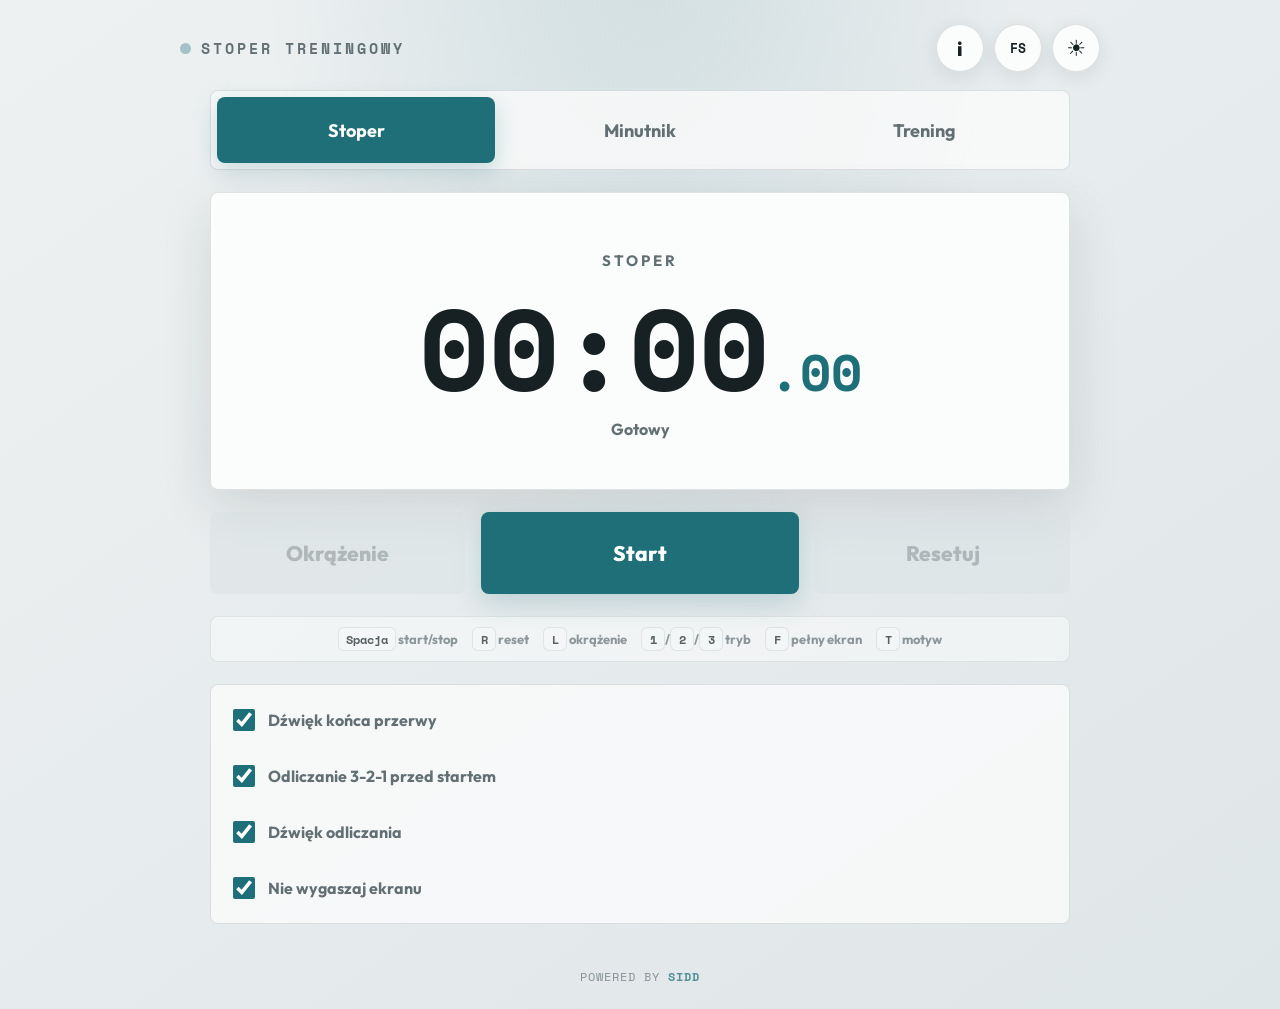
<file: index.html>
<!doctype html>
<html lang="pl">
<head>
  <meta charset="utf-8">
  <meta name="viewport" content="width=device-width, initial-scale=1">
  <meta name="theme-color" content="#1f6f78">
  <meta name="description" content="Stoper, minutnik i prosty planer serii treningowych.">
  <title>Stoper treningowy</title>
  <link rel="manifest" href="manifest.webmanifest">
  <link rel="preconnect" href="https://fonts.googleapis.com">
  <link rel="preconnect" href="https://fonts.gstatic.com" crossorigin>
  <link href="https://fonts.googleapis.com/css2?family=Outfit:wght@400;500;600;700&family=Space+Mono:wght@400;700&display=swap" rel="stylesheet">
  <link rel="stylesheet" href="styles.css">
</head>
<body>
  <header class="topbar">
    <div class="brand">
      <span class="pulse-dot" id="pulseDot" aria-hidden="true"></span>
      <span>Stoper treningowy</span>
    </div>

    <div class="topbar-actions">
      <button class="icon-button info-toggle" id="infoToggle" type="button" aria-label="Pokaż informacje o aplikacji" title="Info">i</button>
      <button class="icon-button fullscreen-toggle" id="fullscreenToggle" type="button" aria-label="Przełącz pełny ekran" aria-keyshortcuts="F" aria-pressed="false" title="Pełny ekran (F)">FS</button>
      <button class="icon-button theme-toggle" id="themeToggle" type="button" aria-label="Przełącz motyw" aria-keyshortcuts="T" aria-pressed="false" title="Przełącz motyw (T)">
        <span class="theme-icon theme-icon-light" aria-hidden="true">☀</span>
        <span class="theme-icon theme-icon-dark" aria-hidden="true">☾</span>
      </button>
    </div>
  </header>

  <main class="app" aria-live="polite">
    <section class="mode-switch" aria-label="Tryb pracy">
      <button class="mode-button active" id="stopwatchMode" type="button" aria-keyshortcuts="1" aria-pressed="true" title="Stoper (1)">Stoper</button>
      <button class="mode-button" id="timerMode" type="button" aria-keyshortcuts="2" aria-pressed="false" title="Minutnik (2)">Minutnik</button>
      <button class="mode-button" id="workoutMode" type="button" aria-keyshortcuts="3" aria-pressed="false" title="Trening (3)">Trening</button>
    </section>

    <section class="timer-panel" id="timerPanel" aria-label="Czas">
      <p class="mode-label" id="modeLabel">Stoper</p>
      <div class="workout-focus" id="workoutFocus" hidden>
        <span class="workout-focus-title" id="workoutFocusTitle">Plan</span>
        <span class="workout-focus-detail" id="workoutFocusDetail">Gotowy</span>
        <span class="workout-focus-next" id="workoutFocusNext" hidden></span>
      </div>
      <div class="timer-display" id="timerDisplay">00:00<span class="milliseconds">.00</span></div>
      <p class="status-text" id="statusText">Gotowy</p>
      <div class="countdown-overlay" id="countdownOverlay" hidden>
        <span id="countdownValue">3</span>
      </div>
    </section>

    <section class="controls" aria-label="Sterowanie">
      <button class="btn btn-secondary" id="btnLap" type="button" aria-keyshortcuts="L" title="Okr&#261;&#380;enie (L)" disabled>Okr&#261;&#380;enie</button>
      <button class="btn btn-primary" id="btnStartStop" type="button" aria-keyshortcuts="Space" title="Start / stop (Spacja)">Start</button>
      <button class="btn btn-secondary" id="btnReset" type="button" aria-keyshortcuts="R" title="Resetuj (R)" disabled>Resetuj</button>
    </section>

    <section class="timer-settings" id="timerSettings" aria-label="Ustawienia minutnika" hidden>
      <div class="preset-row" aria-label="Szybkie czasy">
        <button class="preset-button" type="button" data-minutes="1">1 min</button>
        <button class="preset-button" type="button" data-minutes="2">2 min</button>
        <button class="preset-button" type="button" data-minutes="3">3 min</button>
        <button class="preset-button" type="button" data-minutes="5">5 min</button>
      </div>

      <label class="duration-field" for="durationInput">
        <span>Czas przerwy</span>
        <input id="durationInput" type="number" min="5" max="5999" step="5" value="90" inputmode="numeric">
        <span>sek.</span>
      </label>
    </section>

    <section class="workout-settings" id="workoutSettings" aria-label="Plan treningu" hidden>
      <div class="workout-library" aria-label="Zapisane treningi">
        <label class="saved-workout-field" for="savedWorkoutSelect">
          <span>Zapisane treningi</span>
          <select id="savedWorkoutSelect"></select>
        </label>
        <label class="saved-workout-field" for="workoutNameInput">
          <span>Nazwa</span>
          <input id="workoutNameInput" type="text" maxlength="28" autocomplete="off" value="Podstawowy">
        </label>
        <div class="library-actions">
          <button class="preset-button" id="loadWorkoutButton" type="button">Wczytaj</button>
          <button class="preset-button" id="saveWorkoutButton" type="button">Zapisz</button>
          <button class="preset-button" id="newWorkoutButton" type="button">Nowy</button>
          <button class="preset-button danger-button" id="deleteWorkoutButton" type="button">Usuń</button>
        </div>
        <p class="library-note" id="workoutLibraryNote">Możesz zapisać maksymalnie 5 treningów na tym urządzeniu.</p>
      </div>

      <div class="workout-grid">
        <label class="number-field" for="workDurationInput">
          <span>Praca</span>
          <input id="workDurationInput" type="number" min="5" max="1800" step="5" value="40" inputmode="numeric">
          <span>sek.</span>
        </label>
        <label class="number-field" for="restDurationInput">
          <span>Przerwa</span>
          <input id="restDurationInput" type="number" min="0" max="1800" step="5" value="20" inputmode="numeric">
          <span>sek.</span>
        </label>
        <label class="number-field" for="roundsInput">
          <span>Rundy/serie</span>
          <input id="roundsInput" type="number" min="1" max="20" step="1" value="3" inputmode="numeric">
          <span>razy</span>
        </label>
      </div>

      <div class="exercise-field">
        <label for="exerciseNamesInput">Ćwiczenia</label>
        <details class="sequence-help">
          <summary>Jak wpisać sekwencje?</summary>
          <p>Jedno ćwiczenie w linii oznacza zwykłą listę. Średnik dzieli linię na sekwencję, czyli kilka ćwiczeń wykonywanych razem w każdej serii.</p>
          <p class="sequence-example">Pompki; Przysiady; Plank</p>
        </details>
        <textarea id="exerciseNamesInput" rows="4" spellcheck="false">Pompki
Przysiady
Plank</textarea>
      </div>
    </section>

    <section class="workout-overview" id="workoutOverview" aria-label="Przebieg treningu" hidden></section>

    <section class="shortcut-hints" aria-label="Skróty klawiszowe">
      <span><kbd>Spacja</kbd> start/stop</span>
      <span><kbd>R</kbd> reset</span>
      <span><kbd>L</kbd> okrążenie</span>
      <span><kbd>1</kbd>/<kbd>2</kbd>/<kbd>3</kbd> tryb</span>
      <span><kbd>F</kbd> pełny ekran</span>
      <span><kbd>T</kbd> motyw</span>
    </section>

    <section class="options" aria-label="Opcje">
      <label class="toggle-row">
        <input id="soundToggle" type="checkbox" checked>
        <span>Dźwięk końca przerwy</span>
      </label>
      <label class="toggle-row">
        <input id="countdownToggle" type="checkbox" checked>
        <span>Odliczanie 3-2-1 przed startem</span>
      </label>
      <label class="toggle-row">
        <input id="countdownSoundToggle" type="checkbox" checked>
        <span>Dźwięk odliczania</span>
      </label>
      <label class="toggle-row">
        <input id="wakeLockToggle" type="checkbox" checked>
        <span>Nie wygaszaj ekranu</span>
      </label>
    </section>

    <section class="laps-section" id="lapsSection" aria-label="Okrążenia"></section>

    <footer class="app-footer">
      <span>powered by <strong>Sidd</strong></span>
    </footer>
  </main>

  <dialog class="info-dialog" id="infoDialog" aria-labelledby="infoTitle">
    <div class="info-panel">
      <div class="info-header">
        <div>
          <p class="info-kicker">powered by Sidd</p>
          <h2 id="infoTitle">Co możesz tu robić?</h2>
        </div>
        <button class="icon-button info-close" id="infoClose" type="button" aria-label="Zamknij informacje">×</button>
      </div>

      <div class="info-grid">
        <section>
          <h3>Pomiar czasu</h3>
          <ul>
            <li>Uruchamiaj stoper z okrążeniami.</li>
            <li>Mierz krótkie przerwy minutnikiem.</li>
            <li>Korzystaj ze skrótów klawiszowych na PC.</li>
          </ul>
        </section>

        <section>
          <h3>Trening</h3>
          <ul>
            <li>Wpisuj własne ćwiczenia, każde w nowej linii.</li>
            <li>Ustaw czas pracy, przerwy i liczbę rund.</li>
            <li>Zapisuj własne treningi na tym urządzeniu.</li>
            <li>Czytaj aktualne ćwiczenie z daleka od monitora.</li>
          </ul>
        </section>

        <section>
          <h3>Wygoda</h3>
          <ul>
            <li>Włącz pełny ekran na PC lub telefonie.</li>
            <li>Używaj odliczania 3-2-1 przed startem.</li>
            <li>Zablokuj wygaszanie ekranu, jeśli przeglądarka to wspiera.</li>
          </ul>
        </section>
      </div>
    </div>
  </dialog>

  <script src="app.js" defer></script>
</body>
</html>
</file>
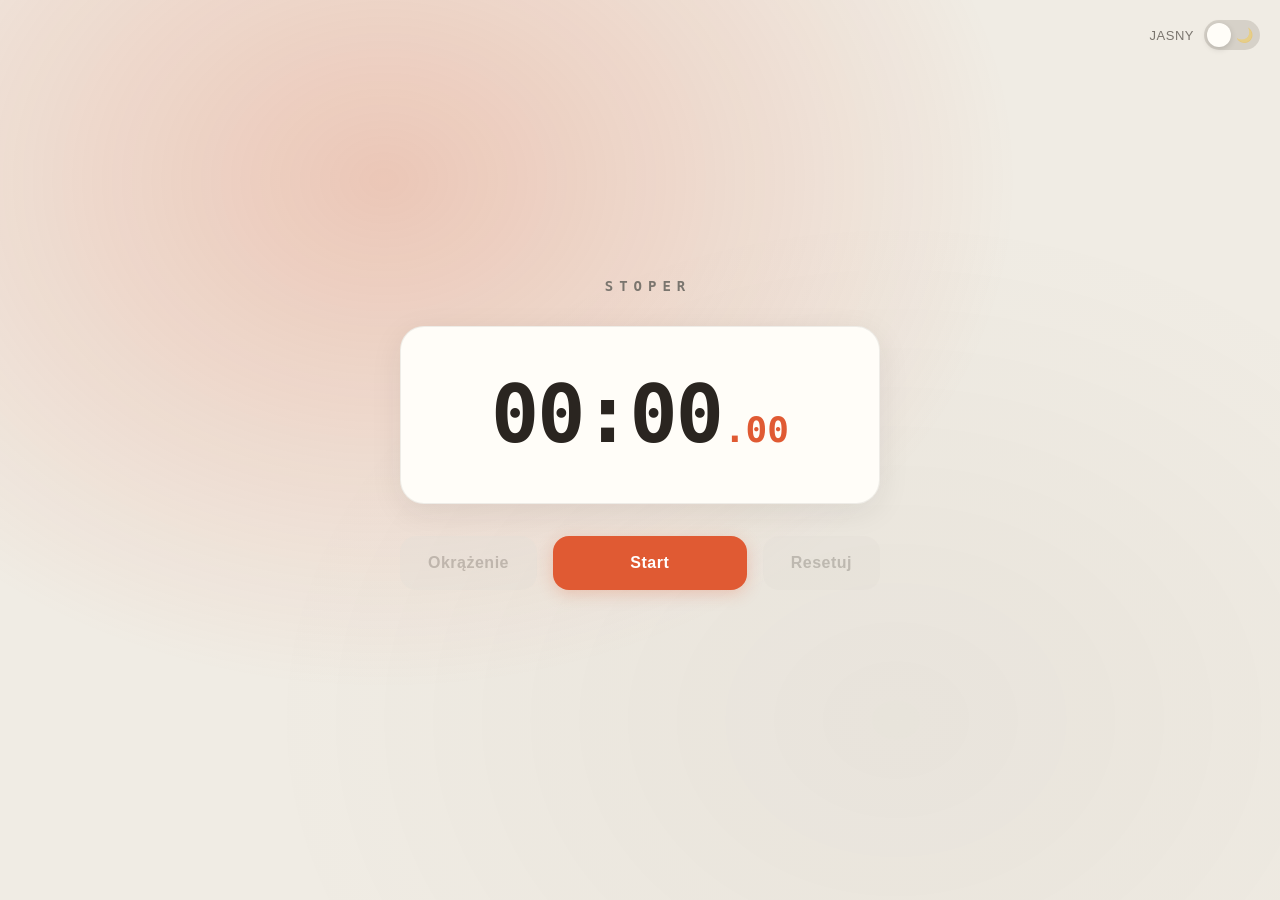
<file: poe-preview.html>
<!DOCTYPE html><html lang="pl"><head><meta name="x-poe-datastore-behavior" content="local_only"><meta http-equiv="Content-Security-Policy" content="default-src 'self' 'unsafe-inline' 'unsafe-eval' data: blob: https://cdnjs.cloudflare.com https://cdn.jsdelivr.net https://code.jquery.com https://unpkg.com https://d3js.org https://threejs.org https://cdn.plot.ly https://stackpath.bootstrapcdn.com https://maps.googleapis.com https://cdn.tailwindcss.com https://ajax.googleapis.com https://kit.fontawesome.com https://cdn.datatables.net https://maxcdn.bootstrapcdn.com https://code.highcharts.com https://tako-static-assets-production.s3.amazonaws.com https://www.youtube.com https://fonts.googleapis.com https://fonts.gstatic.com https://pfst.cf2.poecdn.net https://puc.poecdn.net https://i.imgur.com https://wikimedia.org https://*.icons8.com https://*.giphy.com https://picsum.photos https://images.unsplash.com; frame-src 'self' https://www.youtube.com https://trytako.com; child-src 'self'; manifest-src 'self'; worker-src 'self'; upgrade-insecure-requests; block-all-mixed-content;">
<meta charset="UTF-8">
<meta name="viewport" content="width=device-width, initial-scale=1.0">
<title>Stoper</title>
<link href="https://fonts.googleapis.com/css2?family=Space+Mono:wght@400;700&amp;family=Outfit:wght@400;500;600;700&amp;display=swap" rel="stylesheet">
<style>
  :root {
    --bg-primary: #f0ece4;
    --bg-secondary: #e4dfd6;
    --bg-card: #fffdf8;
    --text-primary: #2a2520;
    --text-secondary: #7a756e;
    --accent: #e05a33;
    --accent-hover: #c94a26;
    --accent-glow: rgba(224, 90, 51, 0.25);
    --border: rgba(42, 37, 32, 0.08);
    --toggle-bg: #d6d1c8;
    --toggle-knob: #fffdf8;
    --shadow-sm: 0 2px 8px rgba(42, 37, 32, 0.06);
    --shadow-md: 0 8px 32px rgba(42, 37, 32, 0.08);
    --shadow-lg: 0 16px 48px rgba(42, 37, 32, 0.12);
    --lap-bg: rgba(42, 37, 32, 0.03);
    --lap-border: rgba(42, 37, 32, 0.06);
    --btn-secondary-bg: #e4dfd6;
    --btn-secondary-hover: #d6d1c8;
    --transition-speed: 0.4s;
  }

  html.dark {
    --bg-primary: #141210;
    --bg-secondary: #1e1c18;
    --bg-card: #1e1c18;
    --text-primary: #f0ece4;
    --text-secondary: #8a857e;
    --accent: #f06a43;
    --accent-hover: #ff7a55;
    --accent-glow: rgba(240, 106, 67, 0.3);
    --border: rgba(240, 236, 228, 0.06);
    --toggle-bg: #2e2a24;
    --toggle-knob: #f0ece4;
    --shadow-sm: 0 2px 8px rgba(0, 0, 0, 0.2);
    --shadow-md: 0 8px 32px rgba(0, 0, 0, 0.3);
    --shadow-lg: 0 16px 48px rgba(0, 0, 0, 0.4);
    --lap-bg: rgba(240, 236, 228, 0.03);
    --lap-border: rgba(240, 236, 228, 0.06);
    --btn-secondary-bg: #2e2a24;
    --btn-secondary-hover: #3e3a34;
  }

  * {
    margin: 0;
    padding: 0;
    box-sizing: border-box;
  }

  body {
    font-family: 'Outfit', sans-serif;
    background: var(--bg-primary);
    color: var(--text-primary);
    min-height: 100vh;
    display: flex;
    flex-direction: column;
    align-items: center;
    justify-content: center;
    transition: background var(--transition-speed) ease, color var(--transition-speed) ease;
    overflow-x: hidden;
    padding: 20px;
    position: relative;
  }

  /* Subtle background pattern */
  body::before {
    content: '';
    position: fixed;
    inset: 0;
    background: radial-gradient(ellipse at 30% 20%, var(--accent-glow) 0%, transparent 50%),
                radial-gradient(ellipse at 70% 80%, rgba(100, 80, 60, 0.05) 0%, transparent 50%);
    pointer-events: none;
    z-index: 0;
    transition: opacity var(--transition-speed) ease;
  }

  .container {
    position: relative;
    z-index: 1;
    width: 100%;
    max-width: 480px;
    display: flex;
    flex-direction: column;
    align-items: center;
    gap: 32px;
  }

  /* Theme toggle */
  .theme-toggle-wrapper {
    position: fixed;
    top: 20px;
    right: 20px;
    z-index: 10;
    display: flex;
    align-items: center;
    gap: 10px;
  }

  .theme-label {
    font-size: 13px;
    font-weight: 500;
    color: var(--text-secondary);
    letter-spacing: 0.5px;
    text-transform: uppercase;
    transition: color var(--transition-speed) ease;
  }

  .theme-toggle {
    width: 56px;
    height: 30px;
    background: var(--toggle-bg);
    border-radius: 15px;
    position: relative;
    cursor: pointer;
    border: none;
    outline: none;
    transition: background var(--transition-speed) ease;
    -webkit-tap-highlight-color: transparent;
  }

  .theme-toggle::after {
    content: '';
    position: absolute;
    top: 3px;
    left: 3px;
    width: 24px;
    height: 24px;
    background: var(--toggle-knob);
    border-radius: 50%;
    transition: transform var(--transition-speed) ease, background var(--transition-speed) ease;
    box-shadow: 0 2px 6px rgba(0,0,0,0.15);
  }

  html.dark .theme-toggle::after {
    transform: translateX(26px);
  }

  .theme-toggle .icon {
    position: absolute;
    top: 50%;
    transform: translateY(-50%);
    font-size: 14px;
    transition: opacity var(--transition-speed) ease;
    line-height: 1;
  }

  .theme-toggle .icon-sun {
    left: 7px;
    opacity: 1;
  }

  .theme-toggle .icon-moon {
    right: 7px;
    opacity: 0.4;
  }

  html.dark .theme-toggle .icon-sun {
    opacity: 0.4;
  }

  html.dark .theme-toggle .icon-moon {
    opacity: 1;
  }

  /* Title */
  .title {
    font-family: 'Space Mono', monospace;
    font-size: 14px;
    font-weight: 700;
    letter-spacing: 6px;
    text-transform: uppercase;
    color: var(--text-secondary);
    transition: color var(--transition-speed) ease;
  }

  /* Timer display */
  .timer-card {
    background: var(--bg-card);
    border: 1px solid var(--border);
    border-radius: 24px;
    padding: 48px 32px;
    width: 100%;
    text-align: center;
    box-shadow: var(--shadow-md);
    transition: background var(--transition-speed) ease,
                border-color var(--transition-speed) ease,
                box-shadow var(--transition-speed) ease;
  }

  .timer-display {
    font-family: 'Space Mono', monospace;
    font-size: clamp(48px, 14vw, 80px);
    font-weight: 700;
    line-height: 1;
    color: var(--text-primary);
    letter-spacing: -2px;
    transition: color var(--transition-speed) ease;
    user-select: none;
    -webkit-user-select: none;
  }

  .timer-display .milliseconds {
    font-size: 0.45em;
    color: var(--accent);
    vertical-align: baseline;
    margin-left: 2px;
    letter-spacing: 0;
  }

  /* Controls */
  .controls {
    display: flex;
    gap: 16px;
    width: 100%;
    justify-content: center;
  }

  .btn {
    font-family: 'Outfit', sans-serif;
    font-size: 16px;
    font-weight: 600;
    border: none;
    border-radius: 16px;
    cursor: pointer;
    padding: 18px 36px;
    transition: all 0.2s ease;
    letter-spacing: 0.5px;
    -webkit-tap-highlight-color: transparent;
    outline: none;
    user-select: none;
    -webkit-user-select: none;
    position: relative;
    overflow: hidden;
  }

  .btn::after {
    content: '';
    position: absolute;
    inset: 0;
    background: rgba(255,255,255,0.1);
    opacity: 0;
    transition: opacity 0.2s ease;
  }

  .btn:active::after {
    opacity: 1;
  }

  .btn-primary {
    background: var(--accent);
    color: #fff;
    flex: 1;
    max-width: 220px;
    box-shadow: 0 4px 16px var(--accent-glow);
  }

  .btn-primary:hover {
    background: var(--accent-hover);
    transform: translateY(-1px);
    box-shadow: 0 6px 24px var(--accent-glow);
  }

  .btn-primary:active {
    transform: translateY(0);
  }

  .btn-primary.running {
    background: var(--text-primary);
    box-shadow: var(--shadow-sm);
  }

  html.dark .btn-primary.running {
    background: var(--bg-card);
    color: var(--text-primary);
    border: 1px solid var(--border);
  }

  .btn-primary.running:hover {
    opacity: 0.9;
  }

  .btn-secondary {
    background: var(--btn-secondary-bg);
    color: var(--text-secondary);
    padding: 18px 28px;
  }

  .btn-secondary:hover {
    background: var(--btn-secondary-hover);
    color: var(--text-primary);
    transform: translateY(-1px);
  }

  .btn-secondary:active {
    transform: translateY(0);
  }

  .btn-secondary:disabled {
    opacity: 0.4;
    cursor: not-allowed;
    transform: none;
  }

  /* Lap times */
  .laps-section {
    width: 100%;
    max-height: 260px;
    overflow-y: auto;
    scrollbar-width: thin;
    scrollbar-color: var(--border) transparent;
  }

  .laps-section::-webkit-scrollbar {
    width: 4px;
  }

  .laps-section::-webkit-scrollbar-track {
    background: transparent;
  }

  .laps-section::-webkit-scrollbar-thumb {
    background: var(--border);
    border-radius: 2px;
  }

  .lap-item {
    display: flex;
    justify-content: space-between;
    align-items: center;
    padding: 14px 20px;
    background: var(--lap-bg);
    border-radius: 12px;
    margin-bottom: 6px;
    animation: lapSlide 0.3s ease;
    transition: background 0.2s ease;
  }

  .lap-item:hover {
    background: var(--lap-border);
  }

  .lap-number {
    font-family: 'Space Mono', monospace;
    font-size: 13px;
    font-weight: 700;
    color: var(--accent);
  }

  .lap-time {
    font-family: 'Space Mono', monospace;
    font-size: 15px;
    font-weight: 400;
    color: var(--text-primary);
    transition: color var(--transition-speed) ease;
  }

  .lap-diff {
    font-family: 'Space Mono', monospace;
    font-size: 12px;
    color: var(--text-secondary);
    transition: color var(--transition-speed) ease;
  }

  @keyframes lapSlide {
    from {
      opacity: 0;
      transform: translateY(-8px);
    }
    to {
      opacity: 1;
      transform: translateY(0);
    }
  }

  /* Pulse animation for running state */
  .pulse-dot {
    display: inline-block;
    width: 8px;
    height: 8px;
    background: var(--accent);
    border-radius: 50%;
    margin-right: 8px;
    opacity: 0;
    transition: opacity 0.3s ease;
  }

  .pulse-dot.active {
    opacity: 1;
    animation: pulse 1.2s ease-in-out infinite;
  }

  @keyframes pulse {
    0%, 100% { opacity: 0.4; transform: scale(0.9); }
    50% { opacity: 1; transform: scale(1.1); }
  }

  /* Entry animation */
  .container {
    animation: fadeUp 0.6s ease;
  }

  @keyframes fadeUp {
    from {
      opacity: 0;
      transform: translateY(20px);
    }
    to {
      opacity: 1;
      transform: translateY(0);
    }
  }

  @media (max-width: 400px) {
    .controls {
      flex-direction: column;
      align-items: center;
    }
    .btn {
      width: 100%;
      max-width: none;
    }
    .btn-primary {
      max-width: none;
    }
    .timer-card {
      padding: 36px 20px;
      border-radius: 20px;
    }
  }
</style>
</head>
<body>

  <!-- Theme Toggle -->
  <div class="theme-toggle-wrapper">
    <span class="theme-label" id="themeLabel">Jasny</span>
    <button class="theme-toggle" id="themeToggle" aria-label="Przełącz motyw">
      <span class="icon icon-sun">☀️</span>
      <span class="icon icon-moon">🌙</span>
    </button>
  </div>

  <div class="container">
    <div class="title">
      <span class="pulse-dot" id="pulseDot"></span>Stoper
    </div>

    <div class="timer-card">
      <div class="timer-display" id="timerDisplay">
        00:00<span class="milliseconds">.00</span>
      </div>
    </div>

    <div class="controls">
      <button class="btn btn-secondary" id="btnLap" disabled="">Okrążenie</button>
      <button class="btn btn-primary" id="btnStartStop">Start</button>
      <button class="btn btn-secondary" id="btnReset" disabled="">Resetuj</button>
    </div>

    <div class="laps-section" id="lapsSection"></div>
  </div>

<script>
  // ---- Theme management ----
  const themeToggle = document.getElementById('themeToggle');
  const themeLabel = document.getElementById('themeLabel');

  function setTheme(dark) {
    if (dark) {
      document.documentElement.classList.add('dark');
      themeLabel.textContent = 'Ciemny';
    } else {
      document.documentElement.classList.remove('dark');
      themeLabel.textContent = 'Jasny';
    }
  }

  // Detect system preference
  if (window.matchMedia && window.matchMedia('(prefers-color-scheme: dark)').matches) {
    setTheme(true);
  }
  window.matchMedia('(prefers-color-scheme: dark)').addEventListener('change', function(event) {
    setTheme(event.matches);
  });

  themeToggle.addEventListener('click', function() {
    const isDark = document.documentElement.classList.contains('dark');
    setTheme(!isDark);
  });

  // ---- Stopwatch logic ----
  var startTime = 0;
  var elapsed = 0;
  var running = false;
  var animFrameId = null;
  var laps = [];
  var lastLapTime = 0;

  var timerDisplay = document.getElementById('timerDisplay');
  var btnStartStop = document.getElementById('btnStartStop');
  var btnReset = document.getElementById('btnReset');
  var btnLap = document.getElementById('btnLap');
  var lapsSection = document.getElementById('lapsSection');
  var pulseDot = document.getElementById('pulseDot');

  function formatTime(ms) {
    var totalSeconds = Math.floor(ms / 1000);
    var minutes = Math.floor(totalSeconds / 60);
    var seconds = totalSeconds % 60;
    var centiseconds = Math.floor((ms % 1000) / 10);

    var mm = minutes < 10 ? '0' + minutes : String(minutes);
    var ss = seconds < 10 ? '0' + seconds : String(seconds);
    var cs = centiseconds < 10 ? '0' + centiseconds : String(centiseconds);

    return { mm: mm, ss: ss, cs: cs };
  }

  function updateDisplay() {
    var current = running ? (Date.now() - startTime + elapsed) : elapsed;
    var t = formatTime(current);
    timerDisplay.innerHTML = t.mm + ':' + t.ss + '<span class="milliseconds">.' + t.cs + '</span>';

    if (running) {
      animFrameId = requestAnimationFrame(updateDisplay);
    }
  }

  function startTimer() {
    running = true;
    startTime = Date.now();
    btnStartStop.textContent = 'Stop';
    btnStartStop.classList.add('running');
    btnReset.disabled = true;
    btnLap.disabled = false;
    pulseDot.classList.add('active');
    animFrameId = requestAnimationFrame(updateDisplay);
  }

  function stopTimer() {
    running = false;
    elapsed += Date.now() - startTime;
    if (animFrameId) {
      cancelAnimationFrame(animFrameId);
    }
    btnStartStop.textContent = 'Start';
    btnStartStop.classList.remove('running');
    btnReset.disabled = false;
    btnLap.disabled = elapsed === 0;
    pulseDot.classList.remove('active');
    updateDisplay();
  }

  function resetTimer() {
    running = false;
    elapsed = 0;
    startTime = 0;
    laps = [];
    lastLapTime = 0;
    if (animFrameId) {
      cancelAnimationFrame(animFrameId);
    }
    btnStartStop.textContent = 'Start';
    btnStartStop.classList.remove('running');
    btnReset.disabled = true;
    btnLap.disabled = true;
    pulseDot.classList.remove('active');
    lapsSection.innerHTML = '';
    updateDisplay();
  }

  function addLap() {
    var current = Date.now() - startTime + elapsed;
    var lapTime = current - lastLapTime;
    lastLapTime = current;
    laps.push({ total: current, lap: lapTime });

    var t = formatTime(current);
    var lt = formatTime(lapTime);
    var lapNum = laps.length;

    var lapEl = document.createElement('div');
    lapEl.className = 'lap-item';
    lapEl.innerHTML =
      '<span class="lap-number">#' + (lapNum < 10 ? '0' : '') + lapNum + '</span>' +
      '<span class="lap-diff">+' + lt.mm + ':' + lt.ss + '.' + lt.cs + '</span>' +
      '<span class="lap-time">' + t.mm + ':' + t.ss + '.' + t.cs + '</span>';

    if (lapsSection.firstChild) {
      lapsSection.insertBefore(lapEl, lapsSection.firstChild);
    } else {
      lapsSection.appendChild(lapEl);
    }
  }

  btnStartStop.addEventListener('click', function() {
    if (running) {
      stopTimer();
    } else {
      startTimer();
    }
  });

  btnReset.addEventListener('click', resetTimer);
  btnLap.addEventListener('click', addLap);

  // Keyboard shortcut: Space to start/stop
  document.addEventListener('keydown', function(e) {
    if (e.code === 'Space') {
      e.preventDefault();
      if (running) {
        stopTimer();
      } else {
        startTimer();
      }
    } else if (e.code === 'KeyR' && !running && elapsed > 0) {
      resetTimer();
    } else if (e.code === 'KeyL' && running) {
      addLap();
    }
  });
</script>



</body></html>
</file>
<file: styles.css>
:root {
  color-scheme: light;
  --bg-primary: #eef1f2;
  --bg-secondary: #dfe6e8;
  --bg-card: #fbfcfc;
  --text-primary: #172023;
  --text-secondary: #627074;
  --accent: #1f6f78;
  --accent-hover: #185b63;
  --accent-soft: rgba(31, 111, 120, 0.13);
  --accent-glow: rgba(31, 111, 120, 0.22);
  --border: rgba(23, 32, 35, 0.12);
  --shadow-md: 0 18px 52px rgba(23, 32, 35, 0.12);
  --shadow-sm: 0 5px 20px rgba(23, 32, 35, 0.09);
  --btn-secondary-bg: #d7e0e3;
  --btn-secondary-hover: #c6d4d8;
  --ok: #237351;
  --warning: #9b6a18;
  --focus: #72c7cf;
}

html.dark {
  color-scheme: dark;
  --bg-primary: #0d1113;
  --bg-secondary: #171e21;
  --bg-card: #1b2327;
  --text-primary: #edf4f5;
  --text-secondary: #9aa9ad;
  --accent: #57aeb7;
  --accent-hover: #72c7cf;
  --accent-soft: rgba(87, 174, 183, 0.12);
  --accent-glow: rgba(87, 174, 183, 0.22);
  --border: rgba(237, 244, 245, 0.12);
  --shadow-md: 0 22px 56px rgba(0, 0, 0, 0.38);
  --shadow-sm: 0 6px 22px rgba(0, 0, 0, 0.28);
  --btn-secondary-bg: #273237;
  --btn-secondary-hover: #334247;
  --ok: #78d5a2;
  --warning: #d6a44e;
  --focus: #9fe2e7;
}

* {
  box-sizing: border-box;
}

html {
  min-height: 100%;
}

body {
  min-height: 100vh;
  margin: 0;
  font-family: Outfit, system-ui, -apple-system, BlinkMacSystemFont, "Segoe UI", sans-serif;
  background:
    radial-gradient(ellipse at 50% -10%, var(--accent-soft), transparent 42%),
    linear-gradient(145deg, var(--bg-primary), var(--bg-secondary));
  color: var(--text-primary);
  display: grid;
  grid-template-rows: auto 1fr;
  row-gap: 18px;
  padding: 24px;
}

button,
input,
select,
textarea {
  font: inherit;
}

button {
  -webkit-tap-highlight-color: transparent;
}

button:focus-visible,
input:focus-visible,
select:focus-visible,
textarea:focus-visible {
  outline: 4px solid var(--focus);
  outline-offset: 3px;
}

.topbar {
  width: min(100%, 920px);
  margin: 0 auto;
  display: flex;
  align-items: center;
  justify-content: space-between;
  gap: 16px;
}

.topbar-actions {
  display: flex;
  align-items: center;
  gap: 10px;
}

.brand {
  display: flex;
  align-items: center;
  gap: 10px;
  color: var(--text-secondary);
  font-family: "Space Mono", monospace;
  font-size: 15px;
  font-weight: 700;
  letter-spacing: 3px;
  text-transform: uppercase;
}

.pulse-dot {
  width: 11px;
  height: 11px;
  border-radius: 50%;
  background: var(--accent);
  opacity: 0.35;
}

.pulse-dot.active {
  animation: pulse 1.1s ease-in-out infinite;
}

.icon-button {
  width: 48px;
  height: 48px;
  border: 1px solid var(--border);
  border-radius: 999px;
  background: var(--bg-card);
  color: var(--text-primary);
  box-shadow: var(--shadow-sm);
  cursor: pointer;
}

.theme-toggle {
  position: relative;
  display: grid;
  place-items: center;
}

.fullscreen-toggle {
  font-family: "Space Mono", monospace;
  font-size: 13px;
  font-weight: 700;
}

.info-toggle,
.info-close {
  font-size: 20px;
  font-weight: 800;
}

.theme-icon {
  position: absolute;
  font-size: 22px;
  line-height: 1;
  transition: transform 0.2s ease, opacity 0.2s ease;
}

.theme-icon-dark,
html.dark .theme-icon-light {
  opacity: 0;
  transform: scale(0.7) rotate(-20deg);
}

html.dark .theme-icon-dark {
  opacity: 1;
  transform: scale(1) rotate(0deg);
}

.app {
  width: min(100%, 760px);
  margin: 0 auto;
  align-self: start;
  display: grid;
  gap: 24px;
}

.mode-switch {
  display: grid;
  grid-template-columns: repeat(3, 1fr);
  gap: 6px;
  padding: 6px;
  border: 1px solid var(--border);
  border-radius: 8px;
  background: color-mix(in srgb, var(--bg-card) 78%, transparent);
}

.mode-button,
.preset-button {
  border: 0;
  border-radius: 8px;
  min-height: 58px;
  background: transparent;
  color: var(--text-secondary);
  cursor: pointer;
  font-weight: 700;
}

.mode-button.active,
.preset-button.active {
  background: var(--accent);
  color: white;
  box-shadow: 0 8px 24px var(--accent-glow);
}

.timer-panel {
  position: relative;
  background: var(--bg-card);
  border: 1px solid var(--border);
  border-radius: 8px;
  padding: 48px 36px 42px;
  text-align: center;
  box-shadow: var(--shadow-md);
}

.timer-panel.workout-timer {
  padding-top: clamp(28px, 5vw, 48px);
}

.workout-focus {
  max-width: 100%;
  margin: 16px auto 0;
  display: grid;
  gap: 8px;
  place-items: center;
  color: var(--text-primary);
}

.workout-focus[hidden] {
  display: none;
}

.workout-focus-title {
  max-width: 100%;
  color: var(--accent);
  font-size: clamp(40px, 8vw, 86px);
  font-weight: 800;
  line-height: 0.98;
  overflow-wrap: anywhere;
  text-wrap: balance;
}

.workout-focus-detail {
  max-width: 100%;
  color: var(--text-secondary);
  font-size: clamp(16px, 2vw, 24px);
  font-weight: 800;
  line-height: 1.15;
}

.workout-focus-next {
  max-width: 100%;
  color: var(--text-secondary);
  font-size: clamp(14px, 1.7vw, 19px);
  font-weight: 700;
  line-height: 1.2;
  opacity: 0.82;
  overflow-wrap: anywhere;
  text-wrap: balance;
}

.workout-focus-next[hidden] {
  display: none;
}

.workout-focus.rest .workout-focus-title {
  color: var(--text-secondary);
}

.countdown-overlay {
  position: absolute;
  inset: 0;
  z-index: 3;
  display: grid;
  place-items: center;
  border-radius: inherit;
  background: color-mix(in srgb, var(--bg-card) 86%, transparent);
  backdrop-filter: blur(4px);
}

.countdown-overlay[hidden] {
  display: none;
}

.countdown-overlay span {
  font-family: "Space Mono", ui-monospace, SFMono-Regular, Consolas, monospace;
  font-size: clamp(140px, 22vw, 280px);
  font-weight: 700;
  line-height: 1;
  color: var(--accent);
}

.countdown-overlay.pop span {
  animation: countdown-pop 0.34s ease;
}

.mode-label,
.status-text {
  margin: 0;
  color: var(--text-secondary);
  font-weight: 700;
}

.mode-label {
  font-size: 15px;
  letter-spacing: 3px;
  text-transform: uppercase;
}

.timer-display {
  margin: 20px 0 14px;
  font-family: "Space Mono", ui-monospace, SFMono-Regular, Consolas, monospace;
  font-size: clamp(70px, 12vw, 132px);
  font-weight: 700;
  line-height: 1;
  letter-spacing: 0;
  user-select: none;
}

.workout-timer .timer-display {
  margin-top: 16px;
}

.timer-display.warning {
  color: var(--warning);
}

.timer-display.done {
  color: var(--ok);
}

.milliseconds {
  color: var(--accent);
  font-size: 0.44em;
}

.timer-settings {
  display: grid;
  gap: 14px;
}

.timer-settings[hidden],
.workout-settings[hidden],
.workout-overview[hidden] {
  display: none;
}

.preset-row,
.library-actions {
  display: grid;
  grid-template-columns: repeat(4, 1fr);
  gap: 12px;
}

.preset-button {
  border: 1px solid var(--border);
  background: var(--bg-card);
}

.preset-button:disabled {
  cursor: not-allowed;
  opacity: 0.44;
}

.danger-button {
  color: var(--warning);
}

.duration-field,
.number-field,
.exercise-field,
.workout-library,
.options,
.shortcut-hints,
.workout-overview {
  border: 1px solid var(--border);
  border-radius: 8px;
  background: color-mix(in srgb, var(--bg-card) 82%, transparent);
}

.duration-field,
.number-field {
  min-height: 76px;
  padding: 14px 18px;
  display: grid;
  grid-template-columns: 1fr 112px auto;
  gap: 16px;
  align-items: center;
  color: var(--text-secondary);
  font-weight: 700;
}

.duration-field input,
.number-field input,
.saved-workout-field input,
.saved-workout-field select,
.exercise-field textarea {
  width: 100%;
  border: 1px solid var(--border);
  border-radius: 8px;
  background: var(--bg-card);
  color: var(--text-primary);
  padding: 12px 12px;
}

.duration-field input,
.number-field input {
  text-align: center;
  font-family: "Space Mono", monospace;
}

.workout-settings {
  display: grid;
  gap: 14px;
}

.workout-library {
  padding: 14px 18px;
  display: grid;
  grid-template-columns: minmax(0, 1.2fr) minmax(0, 0.9fr);
  gap: 12px;
}

.saved-workout-field {
  display: grid;
  gap: 8px;
  color: var(--text-secondary);
  font-weight: 700;
}

.saved-workout-field input,
.saved-workout-field select {
  min-height: 48px;
  color: var(--text-primary);
}

.library-actions {
  grid-column: 1 / -1;
}

.library-note {
  grid-column: 1 / -1;
  margin: 0;
  color: var(--text-secondary);
  font-size: 13px;
  font-weight: 700;
  line-height: 1.35;
}

.workout-grid {
  display: grid;
  grid-template-columns: repeat(3, 1fr);
  gap: 12px;
}

.number-field {
  grid-template-columns: 1fr 78px auto;
}

.exercise-field {
  display: grid;
  gap: 10px;
  padding: 14px 18px;
  color: var(--text-secondary);
  font-weight: 700;
}

.sequence-help {
  border: 1px solid var(--border);
  border-radius: 8px;
  background: color-mix(in srgb, var(--bg-card) 62%, transparent);
  color: var(--text-secondary);
  font-size: 14px;
  font-weight: 600;
}

.sequence-help summary {
  min-height: 42px;
  padding: 10px 12px;
  color: var(--accent);
  cursor: pointer;
  font-weight: 800;
}

.sequence-help p {
  margin: 0;
  padding: 0 12px 10px;
  line-height: 1.45;
}

.sequence-example {
  color: var(--text-primary);
  font-family: "Space Mono", monospace;
}

.exercise-field textarea {
  min-height: 128px;
  resize: vertical;
  color: var(--text-primary);
  background: var(--bg-card);
}

.workout-overview {
  padding: 18px;
  display: grid;
  gap: 14px;
}

.workout-summary {
  display: flex;
  justify-content: space-between;
  gap: 10px;
  color: var(--text-secondary);
  font-size: 13px;
  font-weight: 800;
  letter-spacing: 1px;
  text-transform: uppercase;
}

.current-step {
  min-height: clamp(180px, 24vh, 300px);
  padding: 20px;
  display: grid;
  gap: 10px;
  place-items: center;
  border-radius: 8px;
  background: var(--accent);
  color: white;
  font-weight: 800;
  text-align: center;
}

.workout-overview .current-step {
  display: none;
}

.current-step-title {
  max-width: 100%;
  font-size: clamp(72px, 10vw, 150px);
  line-height: 0.95;
  overflow-wrap: anywhere;
  text-wrap: balance;
}

.current-step-detail {
  color: color-mix(in srgb, currentColor 78%, transparent);
  font-size: clamp(18px, 2vw, 28px);
  line-height: 1.1;
}

.current-step.rest {
  background: var(--btn-secondary-bg);
  color: var(--text-primary);
}

.step-list {
  display: flex;
  flex-wrap: wrap;
  gap: 8px;
}

.step-pill {
  max-width: 100%;
  border: 1px solid var(--border);
  border-radius: 999px;
  padding: 7px 11px;
  color: var(--text-secondary);
  font-size: 13px;
  font-weight: 700;
  white-space: nowrap;
  overflow: hidden;
  text-overflow: ellipsis;
}

.step-pill.active {
  border-color: transparent;
  background: var(--accent);
  color: white;
}

.step-pill.done {
  opacity: 0.52;
  text-decoration: line-through;
}

.controls {
  position: sticky;
  bottom: 14px;
  z-index: 2;
  display: grid;
  grid-template-columns: 1fr 1.25fr 1fr;
  gap: 16px;
}

body[data-mode="timer"] .controls,
body[data-mode="workout"] .controls {
  grid-template-columns: 1.25fr 1fr;
}

.btn {
  min-height: 76px;
  border: 0;
  border-radius: 8px;
  padding: 0 24px;
  cursor: pointer;
  font-weight: 800;
  font-size: 19px;
  transition: transform 0.16s ease, background 0.16s ease, opacity 0.16s ease;
}

.btn:hover:not(:disabled) {
  transform: translateY(-1px);
}

.btn:active:not(:disabled) {
  transform: translateY(0);
}

.btn:disabled {
  cursor: not-allowed;
  opacity: 0.42;
}

.btn-primary {
  background: var(--accent);
  color: white;
  box-shadow: 0 8px 28px var(--accent-glow);
}

.btn-primary:hover:not(:disabled) {
  background: var(--accent-hover);
}

.btn-primary.running {
  background: var(--text-primary);
  color: var(--bg-card);
}

.btn-secondary {
  background: var(--btn-secondary-bg);
  color: var(--text-secondary);
}

.btn-secondary:hover:not(:disabled) {
  background: var(--btn-secondary-hover);
  color: var(--text-primary);
}

.options {
  padding: 8px 18px;
  display: grid;
  gap: 2px;
}

.shortcut-hints {
  padding: 10px 14px;
  display: flex;
  flex-wrap: wrap;
  justify-content: center;
  gap: 8px 14px;
  color: var(--text-secondary);
  font-size: 13px;
  font-weight: 700;
  opacity: 0.68;
}

kbd {
  display: inline-grid;
  place-items: center;
  min-width: 24px;
  min-height: 24px;
  padding: 0 7px;
  border: 1px solid var(--border);
  border-radius: 6px;
  background: var(--bg-card);
  color: var(--text-primary);
  font-family: "Space Mono", monospace;
  font-size: 12px;
  font-weight: 700;
}

.toggle-row {
  min-height: 54px;
  display: flex;
  align-items: center;
  gap: 10px;
  color: var(--text-secondary);
  font-weight: 700;
}

.toggle-row input {
  width: 22px;
  height: 22px;
  accent-color: var(--accent);
}

.laps-section {
  max-height: 300px;
  overflow-y: auto;
  display: grid;
  gap: 7px;
  scrollbar-width: thin;
}

.app-footer {
  display: flex;
  align-items: center;
  justify-content: center;
  gap: 12px;
  color: var(--text-secondary);
  font-family: "Space Mono", monospace;
  font-size: 12px;
  letter-spacing: 1px;
  opacity: 0.72;
  text-transform: uppercase;
}

.app-footer strong {
  color: var(--accent);
}

.info-dialog {
  width: min(92vw, 720px);
  border: 0;
  border-radius: 8px;
  padding: 0;
  background: transparent;
  color: var(--text-primary);
}

.info-dialog::backdrop {
  background: rgba(5, 9, 11, 0.62);
  backdrop-filter: blur(4px);
}

.info-panel {
  border: 1px solid var(--border);
  border-radius: 8px;
  background: var(--bg-card);
  box-shadow: var(--shadow-md);
  padding: 24px;
}

.info-header {
  display: flex;
  align-items: flex-start;
  justify-content: space-between;
  gap: 18px;
  margin-bottom: 18px;
}

.info-kicker {
  margin: 0 0 6px;
  color: var(--accent);
  font-family: "Space Mono", monospace;
  font-size: 12px;
  font-weight: 700;
  letter-spacing: 2px;
  text-transform: uppercase;
}

.info-header h2 {
  margin: 0;
  font-size: clamp(28px, 5vw, 44px);
  line-height: 1;
}

.info-close {
  flex: 0 0 auto;
}

.info-grid {
  display: grid;
  grid-template-columns: repeat(3, 1fr);
  gap: 14px;
}

.info-grid section {
  border: 1px solid var(--border);
  border-radius: 8px;
  padding: 16px;
  background: color-mix(in srgb, var(--bg-secondary) 32%, transparent);
}

.info-grid h3 {
  margin: 0 0 10px;
  color: var(--accent);
  font-size: 17px;
}

.info-grid ul {
  margin: 0;
  padding-left: 18px;
  color: var(--text-secondary);
}

.info-grid li + li {
  margin-top: 8px;
}

.lap-item {
  display: grid;
  grid-template-columns: 64px 1fr 1fr;
  gap: 12px;
  align-items: center;
  padding: 16px 18px;
  border: 1px solid var(--border);
  border-radius: 8px;
  background: color-mix(in srgb, var(--bg-card) 76%, transparent);
  animation: fade-up 0.22s ease;
}

.lap-number,
.lap-time,
.lap-diff {
  font-family: "Space Mono", monospace;
}

.lap-number {
  color: var(--accent);
  font-size: 14px;
  font-weight: 700;
}

.lap-time {
  justify-self: end;
}

.lap-diff {
  justify-self: center;
  color: var(--text-secondary);
  font-size: 14px;
}

@media (min-width: 900px) {
  .app {
    width: min(100%, 860px);
    gap: 22px;
  }

  .timer-panel {
    padding: 58px 48px 50px;
  }

  .timer-display {
    font-size: clamp(96px, 9vw, 150px);
  }

  .mode-button,
  .preset-button {
    min-height: 66px;
    font-size: 18px;
  }

  .btn {
    min-height: 82px;
    font-size: 21px;
  }

  .current-step {
    min-height: clamp(240px, 28vh, 380px);
    padding: 28px;
  }

  .current-step-title {
    font-size: clamp(104px, 8.5vw, 168px);
  }
}

@keyframes pulse {
  0%, 100% {
    opacity: 0.35;
    transform: scale(0.9);
  }
  50% {
    opacity: 1;
    transform: scale(1.15);
  }
}

@keyframes fade-up {
  from {
    opacity: 0;
    transform: translateY(-6px);
  }
  to {
    opacity: 1;
    transform: translateY(0);
  }
}

@keyframes countdown-pop {
  from {
    opacity: 0;
    transform: scale(0.78);
  }
  to {
    opacity: 1;
    transform: scale(1);
  }
}

:fullscreen body,
body:fullscreen {
  background: linear-gradient(145deg, var(--bg-primary), var(--bg-secondary));
}

:fullscreen .app {
  align-self: center;
}

@media (max-width: 520px) {
  body {
    padding: 16px;
  }

  .brand {
    max-width: 260px;
    font-size: 12px;
    letter-spacing: 2px;
  }

  .icon-button {
    width: 44px;
    height: 44px;
  }

  .topbar-actions {
    gap: 8px;
  }

  .app {
    align-self: start;
    margin-top: 28px;
    gap: 18px;
  }

  .timer-panel {
    padding: 34px 20px 30px;
  }

  .timer-display {
    font-size: clamp(52px, 17vw, 76px);
  }

  .workout-focus {
    margin-top: 12px;
    gap: 6px;
  }

  .workout-focus-title {
    font-size: clamp(34px, 13vw, 58px);
  }

  .workout-focus-detail {
    font-size: clamp(14px, 4vw, 18px);
  }

  .workout-focus-next {
    font-size: clamp(13px, 3.6vw, 16px);
  }

  .countdown-overlay span {
    font-size: clamp(120px, 42vw, 210px);
  }

  .mode-button,
  .preset-button {
    min-height: 50px;
  }

  .controls {
    grid-template-columns: 1fr 1fr;
    bottom: 10px;
  }

  .btn {
    min-height: 72px;
    font-size: 18px;
  }

  .btn-primary {
    grid-column: 1 / -1;
    grid-row: 1;
  }

  .preset-row,
  .library-actions,
  .workout-grid {
    grid-template-columns: repeat(2, 1fr);
  }

  .workout-library {
    grid-template-columns: 1fr;
    padding: 12px;
  }

  .duration-field,
  .number-field {
    grid-template-columns: 1fr 78px auto;
  }

  .exercise-field,
  .workout-overview {
    padding: 12px;
  }

  .current-step {
    min-height: clamp(150px, 26vh, 240px);
    padding: 16px 12px;
  }

  .current-step-title {
    font-size: clamp(46px, 15vw, 78px);
  }

  .current-step-detail {
    font-size: clamp(15px, 4vw, 20px);
  }

  .shortcut-hints {
    justify-content: flex-start;
    font-size: 12px;
  }

  .app-footer {
    flex-direction: column;
    gap: 6px;
  }

  .info-panel {
    padding: 18px;
  }

  .info-grid {
    grid-template-columns: 1fr;
  }

  .lap-item {
    grid-template-columns: 52px 1fr;
  }

  .lap-time {
    grid-column: 2;
  }

  .lap-diff {
    grid-column: 2;
    justify-self: end;
  }
}

@media (max-height: 760px) {
  .app {
    align-self: start;
    gap: 16px;
  }

  .timer-panel {
    padding-top: 28px;
    padding-bottom: 28px;
  }

  .timer-panel.workout-timer {
    padding-top: 24px;
    padding-bottom: 24px;
  }

  .workout-focus-title {
    font-size: clamp(34px, 7vh, 64px);
  }

  .workout-focus-detail {
    font-size: clamp(14px, 2.4vh, 20px);
  }

  .workout-focus-next {
    font-size: clamp(13px, 2.2vh, 17px);
  }

  .workout-timer .timer-display {
    font-size: clamp(54px, 12vh, 96px);
  }
}
</file>
